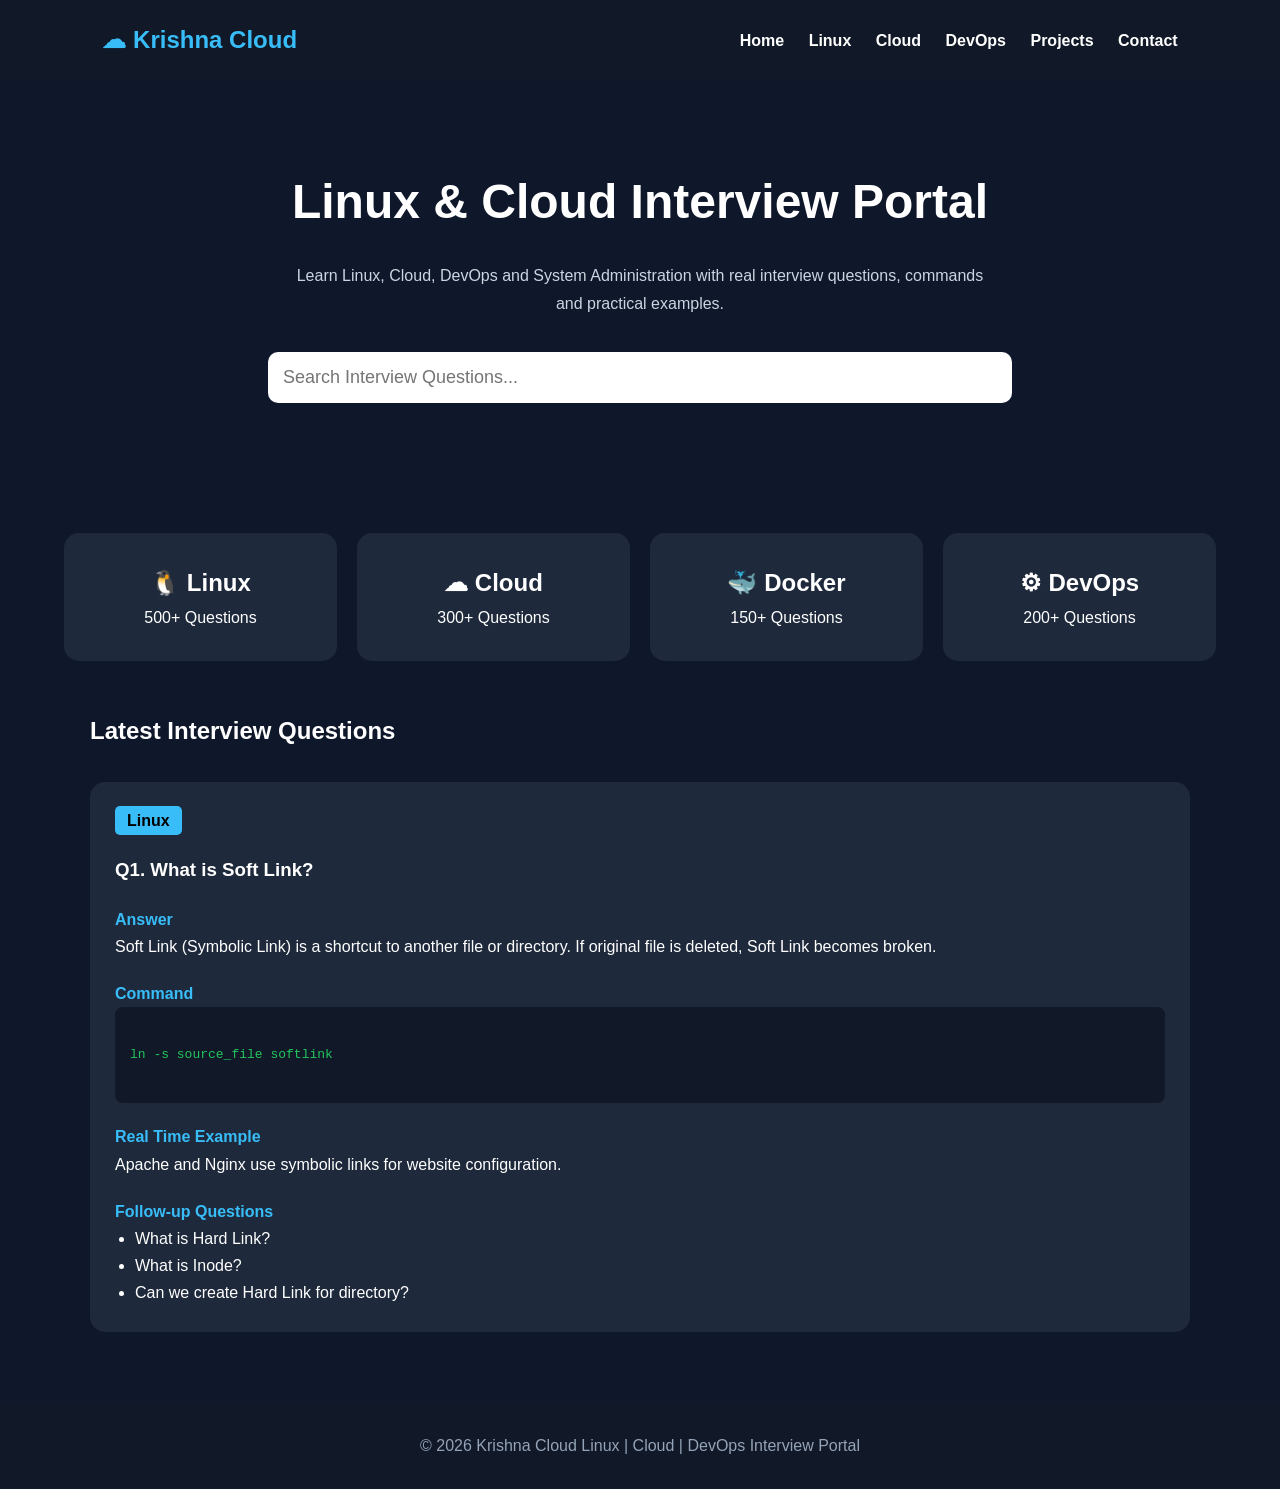
<file: index.html>
<!DOCTYPE html>
<html lang="en">
<head>
    <meta charset="UTF-8">
    <meta name="viewport" content="width=device-width, initial-scale=1.0">
    <title>Krishna Cloud | Linux & Cloud Interview Portal</title>

    <link rel="stylesheet" href="style.css">
</head>

<body>

<header>
    <div class="logo">
        <h2>☁ Krishna Cloud</h2>
    </div>

    <nav>
        <a href="#">Home</a>
        <a href="#">Linux</a>
        <a href="#">Cloud</a>
        <a href="#">DevOps</a>
        <a href="#">Projects</a>
        <a href="#">Contact</a>
    </nav>
</header>

<section class="hero">

<h1>Linux & Cloud Interview Portal</h1>

<p>
Learn Linux, Cloud, DevOps and System Administration with
real interview questions, commands and practical examples.
</p>

<input
type="text"
id="searchBox"
placeholder="Search Interview Questions...">

</section>

<section class="categories">

<div class="card">
<h2>🐧 Linux</h2>
<p>500+ Questions</p>
</div>

<div class="card">
<h2>☁ Cloud</h2>
<p>300+ Questions</p>
</div>

<div class="card">
<h2>🐳 Docker</h2>
<p>150+ Questions</p>
</div>

<div class="card">
<h2>⚙ DevOps</h2>
<p>200+ Questions</p>
</div>

</section>

<section class="questions">

<h2>Latest Interview Questions</h2>

<div class="question">

<span class="tag">Linux</span>

<h3>
Q1. What is Soft Link?
</h3>

<h4>Answer</h4>

<p>

Soft Link (Symbolic Link) is a shortcut to another file or
directory.

If original file is deleted,

Soft Link becomes broken.

</p>

<h4>Command</h4>

<pre>

ln -s source_file softlink

</pre>

<h4>Real Time Example</h4>

<p>

Apache and Nginx use symbolic links for website configuration.

</p>

<h4>Follow-up Questions</h4>

<ul>

<li>What is Hard Link?</li>

<li>What is Inode?</li>

<li>Can we create Hard Link for directory?</li>

</ul>

</div>

</section>

<footer>

<p>

© 2026 Krishna Cloud

Linux | Cloud | DevOps Interview Portal

</p>

</footer>

<script src="script.js"></script>

</body>
</html>
</file>
<file: style.css>
*{
    margin:0;
    padding:0;
    box-sizing:border-box;
}

body{
    font-family:Arial,Helvetica,sans-serif;
    background:#0f172a;
    color:white;
    line-height:1.7;
}

header{
    display:flex;
    justify-content:space-between;
    align-items:center;
    padding:20px 8%;
    background:#111827;
    position:sticky;
    top:0;
    z-index:1000;
}

.logo h2{
    color:#38bdf8;
}

nav a{
    color:white;
    text-decoration:none;
    margin-left:20px;
    transition:.3s;
    font-weight:bold;
}

nav a:hover{
    color:#38bdf8;
}

.hero{
    text-align:center;
    padding:80px 20px;
}

.hero h1{
    font-size:48px;
    margin-bottom:20px;
}

.hero p{
    color:#cbd5e1;
    max-width:700px;
    margin:auto;
}

#searchBox{
    width:60%;
    padding:15px;
    margin-top:35px;
    border:none;
    border-radius:10px;
    font-size:18px;
}

.categories{
    display:grid;
    grid-template-columns:repeat(auto-fit,minmax(220px,1fr));
    gap:20px;
    width:90%;
    margin:50px auto;
}

.card{
    background:#1e293b;
    padding:30px;
    border-radius:15px;
    text-align:center;
    transition:.4s;
    cursor:pointer;
}

.card:hover{
    transform:translateY(-10px);
    background:#38bdf8;
    color:#111827;
}

.questions{
    width:90%;
    max-width:1100px;
    margin:auto;
}

.questions h2{
    margin-bottom:30px;
}

.question{
    background:#1e293b;
    padding:25px;
    margin-bottom:30px;
    border-radius:15px;
}

.tag{
    background:#38bdf8;
    color:black;
    padding:6px 12px;
    border-radius:5px;
    font-weight:bold;
}

.question h3{
    margin:20px 0;
}

.question h4{
    color:#38bdf8;
    margin-top:20px;
}

pre{
    background:#111827;
    padding:15px;
    border-radius:8px;
    overflow:auto;
    color:#22c55e;
}

ul{
    margin-left:20px;
}

footer{
    margin-top:70px;
    text-align:center;
    padding:30px;
    background:#111827;
    color:#94a3b8;
}

@media(max-width:768px){

header{
    flex-direction:column;
}

nav{
    margin-top:20px;
}

nav a{
    display:block;
    margin:10px 0;
}

.hero h1{
    font-size:32px;
}

#searchBox{
    width:90%;
}

}
</file>
